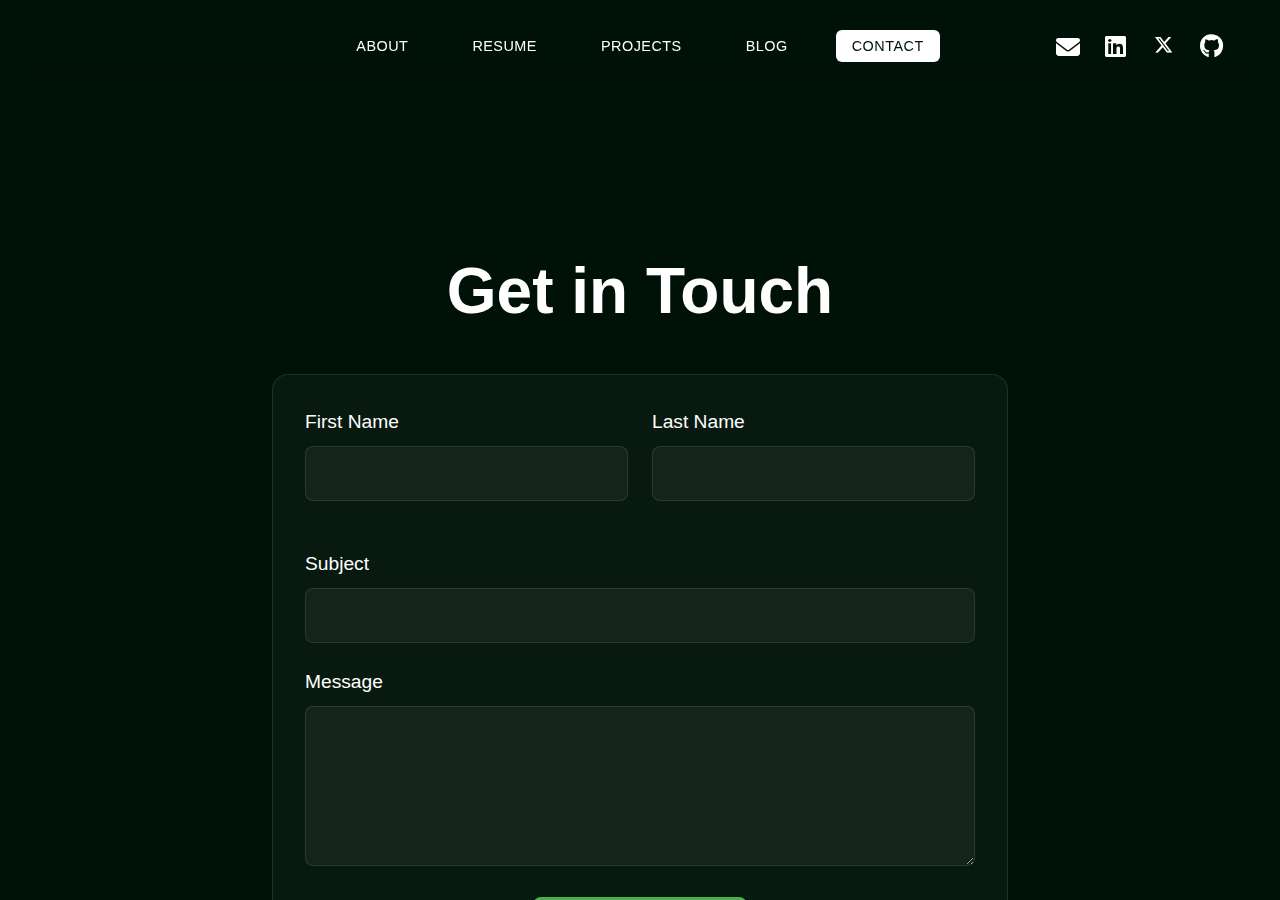
<file: contact.html>
<!DOCTYPE html>
<html lang="en">
<head>
    <meta charset="UTF-8">
    <meta name="viewport" content="width=device-width, initial-scale=1.0">
    <title>Contact - Shaan Londhe</title>
    <link rel="stylesheet" href="styles.css">
    <link rel="stylesheet" href="https://cdnjs.cloudflare.com/ajax/libs/font-awesome/6.5.1/css/all.min.css">
    <link href="https://fonts.googleapis.com/css2?family=JetBrains+Mono:wght@400;700&display=swap" rel="stylesheet">
</head>
<body>
    <!-- Same Nav as other pages -->
    <nav>
        <div class="nav-content">
            <div class="site-title">
                <a href="index.html#about" style="text-decoration: none; color: inherit;">
                    <span>S</span><span>H</span><span>A</span><span>A</span><span>N</span><span>&nbsp;</span><span>L</span><span>O</span><span>N</span><span>D</span><span>H</span><span>E</span>
                </a>
            </div>
            <ul class="nav-links">
                <li><a href="index.html">About</a></li>
                <li><a href="resume.html">Resume</a></li>
                <li><a href="projects.html">Projects</a></li>
                <li><a href="blog.html">Blog</a></li>
                <li><a href="contact.html" class="active">Contact</a></li>
            </ul>
            <div class="social-icons">
                <a href="mailto:shaanlondhe@gmail.com" class="email-icon">
                    <i class="fas fa-envelope"></i>
                </a>
                <a href="https://www.linkedin.com/in/shaan-londhe-80b179170/" target="_blank" class="linkedin-icon">
                    <i class="fab fa-linkedin"></i>
                </a>
                <a href="https://x.com/ShaanLondhe" target="_blank" class="twitter-icon">
                    <i class="fab fa-x-twitter"></i>
                </a>
                <a href="https://github.com/shaanlondhe" target="_blank" class="github-icon">
                    <i class="fab fa-github"></i>
                </a>
            </div>
        </div>
    </nav>

    <div class="main-container">
        <section id="contact" class="fade-in">
            <div class="contact-container">
                <h1>Get in Touch</h1>
                <form class="contact-form" action="https://formspree.io/f/xanqqgdo" method="POST">
                    <div class="form-row">
                        <div class="form-group">
                            <label for="firstName">First Name</label>
                            <input type="text" id="firstName" name="First Name" required>
                        </div>
                        <div class="form-group">
                            <label for="lastName">Last Name</label>
                            <input type="text" id="lastName" name="Last Name" required>
                        </div>
                    </div>
                    <div class="form-group">
                        <label for="subject">Subject</label>
                        <input type="text" id="subject" name="Subject" required>
                    </div>
                    <div class="form-group">
                        <label for="message">Message</label>
                        <textarea id="message" name="Message" rows="6" required></textarea>
                    </div>
                    <input type="text" name="_gotcha" style="display:none">
                    <button type="submit" class="submit-button">
                        <i class="fas fa-paper-plane"></i>
                        Send Message
                    </button>
                </form>
                <div class="contact-links">
                    <a href="https://www.linkedin.com/in/shaan-londhe-80b179170/" target="_blank" class="contact-button">
                        <i class="fab fa-linkedin"></i>
                        Connect on LinkedIn
                    </a>
                    <a href="mailto:shaanlondhe@gmail.com" class="contact-button">
                        <i class="fas fa-envelope"></i>
                        Send an Email
                    </a>
                </div>
            </div>
        </section>
    </div>

    <script src="script.js"></script>
</body>
</html>
</file>
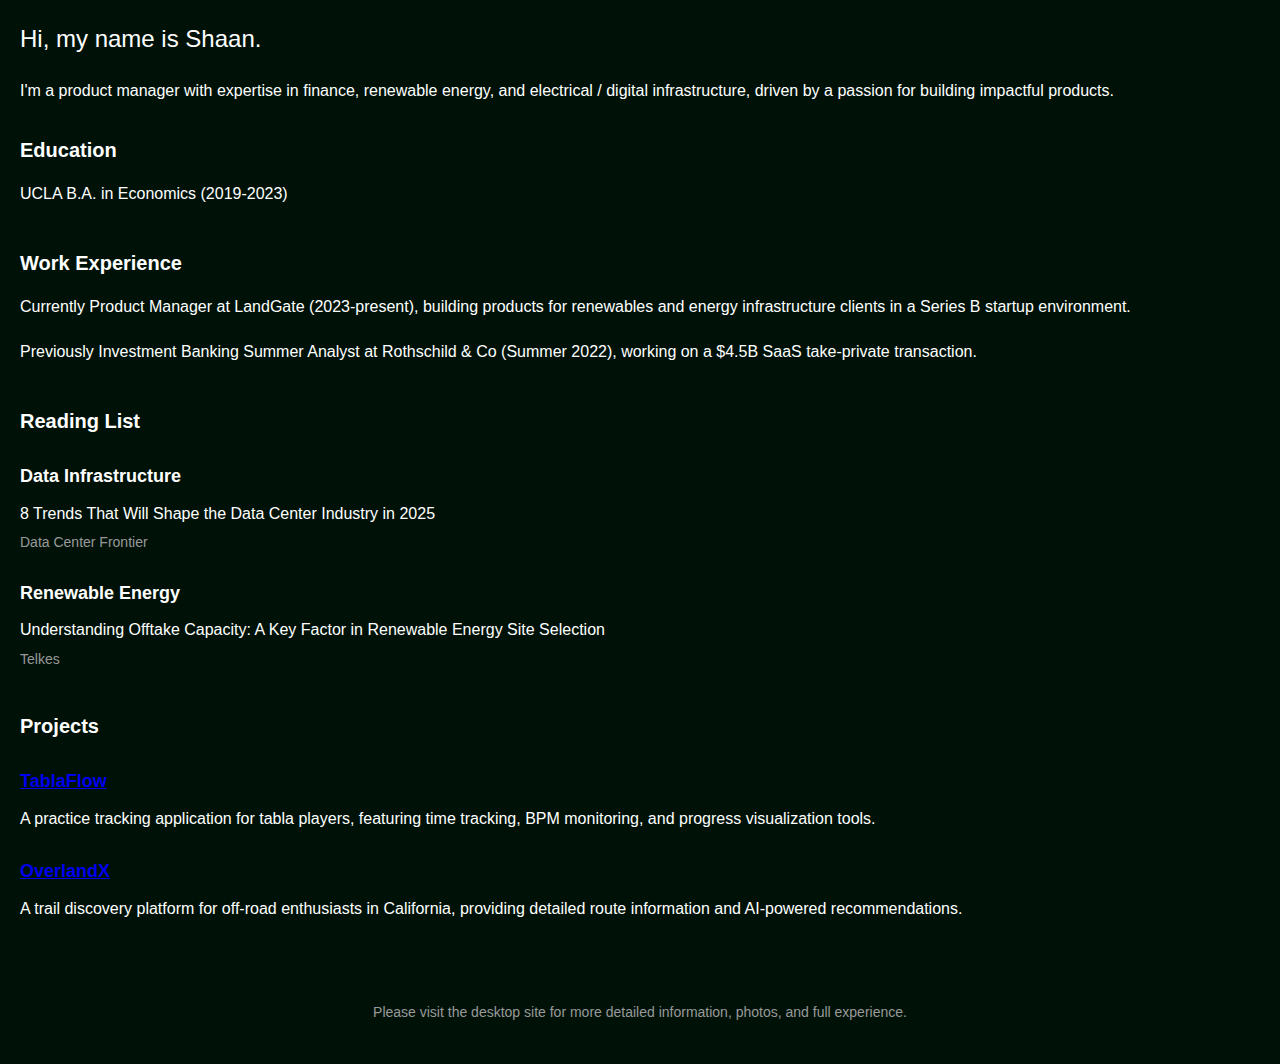
<file: mobile.html>
<!DOCTYPE html>
<html lang="en">
<head>
    <meta charset="UTF-8">
    <meta name="viewport" content="width=device-width, initial-scale=1.0">
    <title>Shaan Londhe - Mobile</title>
    <style>
        * {
            margin: 0;
            padding: 0;
            box-sizing: border-box;
        }

        html {
            scroll-behavior: smooth;
            background-color: #001208;
        }

        body {
            color: white;
            font-family: Arial, sans-serif;
            line-height: 1.6;
            padding: 20px;
            background-color: #001208;
        }

        h1 {
            font-size: 24px;
            margin-bottom: 20px;
            font-weight: normal;
        }

        h2 {
            font-size: 20px;
            margin: 30px 0 15px;
            color: #ffffff;
        }

        h3 {
            font-size: 18px;
            margin: 25px 0 10px;
            color: #ffffff;
        }

        p {
            font-size: 16px;
            margin-bottom: 20px;
            color: #ffffff;
        }

        .section {
            margin-bottom: 40px;
        }

        .reading-list a {
            color: #ffffff;
            text-decoration: none;
            display: block;
            margin-bottom: 20px;
        }

        .source {
            font-size: 14px;
            color: #999999;
            display: block;
            margin-top: 5px;
        }

        .desktop-reference {
            margin-top: 60px;
            padding: 20px 0;
            text-align: center;
            font-size: 14px;
            color: #999999;
        }
    </style>
</head>
<body>
    <h1>Hi, my name is Shaan.</h1>
    <p>I'm a product manager with expertise in finance, renewable energy, and electrical / digital infrastructure, driven by a passion for building impactful products.</p>

    <div class="section">
        <h2>Education</h2>
        <p>UCLA B.A. in Economics (2019-2023)</p>
    </div>

    <div class="section">
        <h2>Work Experience</h2>
        <p>Currently Product Manager at LandGate (2023-present), building products for renewables and energy infrastructure clients in a Series B startup environment.</p>
        <p>Previously Investment Banking Summer Analyst at Rothschild & Co (Summer 2022), working on a $4.5B SaaS take-private transaction.</p>
    </div>

    <div class="section">
        <h2>Reading List</h2>
        <div class="reading-list">
            <h3>Data Infrastructure</h3>
            <a href="https://www.datacenterfrontier.com/cloud/article/55253151/8-trends-that-will-shape-the-data-center-industry-in-2025">
                8 Trends That Will Shape the Data Center Industry in 2025
                <span class="source">Data Center Frontier</span>
            </a>

            <h3>Renewable Energy</h3>
            <a href="https://www.telkes.org/landowner-news/understanding-offtake-capacity-a-key-factor-in-renewable-energy-site-selection">
                Understanding Offtake Capacity: A Key Factor in Renewable Energy Site Selection
                <span class="source">Telkes</span>
            </a>
        </div>
    </div>

    <div class="section">
        <h2>Projects</h2>
        <div class="project-list">
            <div class="project-item">
                <h3><a href="https://tablaflow.com" target="_blank">TablaFlow</a></h3>
                <p>A practice tracking application for tabla players, featuring time tracking, BPM monitoring, and progress visualization tools.</p>
            </div>
            <div class="project-item">
                <h3><a href="https://overlandx.xyz" target="_blank">OverlandX</a></h3>
                <p>A trail discovery platform for off-road enthusiasts in California, providing detailed route information and AI-powered recommendations.</p>
            </div>
        </div>
    </div>

    <div class="desktop-reference">
        Please visit the desktop site for more detailed information, photos, and full experience.
    </div>
</body>
</html>
</file>
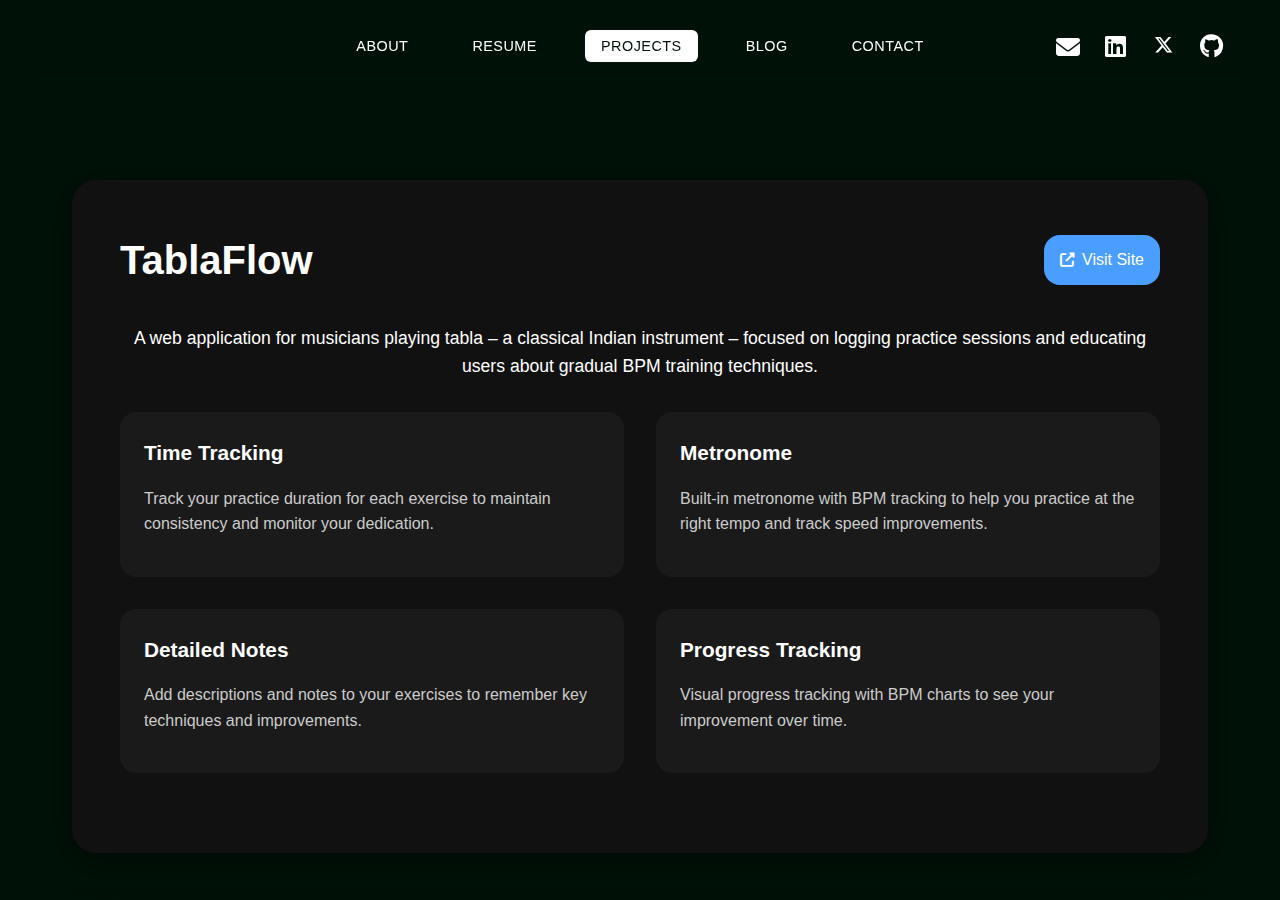
<file: projects.html>
<!DOCTYPE html>
<html lang="en">
<head>
    <meta charset="UTF-8">
    <meta name="viewport" content="width=device-width, initial-scale=1.0">
    <title>Projects - Shaan Londhe</title>
    <link rel="stylesheet" href="styles.css">
    <link rel="stylesheet" href="https://cdnjs.cloudflare.com/ajax/libs/font-awesome/6.5.1/css/all.min.css">
    <link href="https://fonts.googleapis.com/css2?family=JetBrains+Mono:wght@400;700&display=swap" rel="stylesheet">
    <style>
        .projects-container {
            max-width: 1200px;
            margin: 0 auto;
            padding: 2rem;
        }

        .project-card {
            background: #111111;
            border-radius: 24px;
            padding: 3rem;
            margin-bottom: 4rem;
            box-shadow: 0 8px 32px rgba(0, 0, 0, 0.5);
        }

        .project-header {
            display: flex;
            align-items: center;
            justify-content: space-between;
            margin-bottom: 2rem;
        }

        .project-title {
            font-size: 2.5rem;
            color: #ffffff;
            margin: 0;
        }

        .project-title a {
            color: #ffffff;
            text-decoration: none;
            transition: color 0.3s ease;
        }

        .project-title a:hover {
            color: #4a9eff;
        }

        .project-description {
            font-size: 1.1rem;
            line-height: 1.6;
            margin-bottom: 2rem;
        }

        .project-features {
            display: grid;
            grid-template-columns: repeat(2, 1fr);
            gap: 2rem;
            margin-bottom: 2rem;
        }

        .feature {
            background: #1a1a1a;
            padding: 1.5rem;
            border-radius: 16px;
        }

        .feature h3 {
            font-size: 1.3rem;
            margin-bottom: 1rem;
            color: #ffffff;
        }

        .feature p {
            font-size: 1rem;
            color: #cccccc;
            text-align: left;
        }

        .project-image {
            width: 100%;
            border-radius: 16px;
            margin-top: 2rem;
        }

        .visit-site-btn {
            background: #4a9eff;
            color: #ffffff;
            padding: 0.75rem 1rem;
            border-radius: 16px;
            text-decoration: none;
            transition: background 0.3s ease;
        }

        .visit-site-btn:hover {
            background: #3a80e6;
        }
    </style>
</head>
<body>
    <nav>
        <div class="nav-content">
            <div class="site-title" onclick="window.location.href='index.html'">
                <span>S</span><span>H</span><span>A</span><span>A</span><span>N</span><span>&nbsp;</span><span>L</span><span>O</span><span>N</span><span>D</span><span>H</span><span>E</span>
            </div>
            <ul class="nav-links">
                <li><a href="index.html">About</a></li>
                <li><a href="resume.html">Resume</a></li>
                <li><a href="projects.html" class="active">Projects</a></li>
                <li><a href="blog.html">Blog</a></li>
                <li><a href="contact.html">Contact</a></li>
            </ul>
            <div class="social-icons">
                <a href="mailto:shaanlondhe@gmail.com" class="email-icon">
                    <i class="fas fa-envelope"></i>
                </a>
                <a href="https://www.linkedin.com/in/shaan-londhe-80b179170/" target="_blank" class="linkedin-icon">
                    <i class="fab fa-linkedin"></i>
                </a>
                <a href="https://x.com/ShaanLondhe" target="_blank" class="twitter-icon">
                    <i class="fab fa-x-twitter"></i>
                </a>
                <a href="https://github.com/shaanlondhe" target="_blank" class="github-icon">
                    <i class="fab fa-github"></i>
                </a>
            </div>
        </div>
    </nav>

    <div class="main-container">
        <section id="projects" class="fade-in">
            <div class="projects-container">
                <!-- TablaFlow -->
                <div class="project-card">
                    <div class="project-header">
                        <h2 class="project-title">TablaFlow</h2>
                        <a href="https://tablaflow.com" target="_blank" class="visit-site-btn">
                            <i class="fas fa-external-link-alt"></i>
                            Visit Site
                        </a>
                    </div>
                    <p class="project-description">
                        A web application for musicians playing tabla – a classical Indian instrument – focused on logging practice sessions and educating users about gradual BPM training techniques.
                    </p>
                    <div class="project-features">
                        <div class="feature">
                            <h3>Time Tracking</h3>
                            <p>Track your practice duration for each exercise to maintain consistency and monitor your dedication.</p>
                        </div>
                        <div class="feature">
                            <h3>Metronome</h3>
                            <p>Built-in metronome with BPM tracking to help you practice at the right tempo and track speed improvements.</p>
                        </div>
                        <div class="feature">
                            <h3>Detailed Notes</h3>
                            <p>Add descriptions and notes to your exercises to remember key techniques and improvements.</p>
                        </div>
                        <div class="feature">
                            <h3>Progress Tracking</h3>
                            <p>Visual progress tracking with BPM charts to see your improvement over time.</p>
                        </div>
                    </div>
                </div>

                <!-- OverlandX -->
                <div class="project-card">
                    <div class="project-header">
                        <h2 class="project-title">OverlandX</h2>
                        <a href="https://overlandx.xyz" target="_blank" class="visit-site-btn">
                            <i class="fas fa-external-link-alt"></i>
                            Visit Site
                        </a>
                    </div>
                    <p class="project-description">
                        A web application helping off-roading enthusiasts find routes along obscure trails within California, combining cutting-edge technology with local expertise to provide detailed trail information.
                    </p>
                    <div class="project-features">
                        <div class="feature">
                            <h3>Trail Discovery</h3>
                            <p>Access our comprehensive database of California's best off-road trails, complete with difficulty ratings, terrain descriptions, and estimated completion times.</p>
                        </div>
                        <div class="feature">
                            <h3>AI Trail Assistant</h3>
                            <p>Get personalized trail recommendations from our intelligent assistant, which considers your vehicle capabilities, experience level, and preferences.</p>
                        </div>
                        <div class="feature">
                            <h3>Detailed Information</h3>
                            <p>Each trail comes with detailed information about technical ratings, terrain types, seasonal accessibility, and required vehicle specifications.</p>
                        </div>
                    </div>
                </div>
            </div>
        </section>
    </div>

    <script src="script.js"></script>
</body>
</html>
</file>
<file: styles.css>
/* Basic styles */
* {
    margin: 0;
    padding: 0;
    box-sizing: border-box;
}

html {
    scroll-behavior: smooth;
    background-color: #001208;
    height: 100%;
    overflow: hidden;
}

body {
    color: white;
    font-family: Arial, sans-serif;
    line-height: 1.6;
    background-color: #001208;
    min-height: 100%;
    position: relative;
    overflow: hidden;
}

/* Main scrolling container */
.main-container {
    height: 100vh;
    overflow-y: auto;
    overflow-x: hidden;
    scroll-behavior: smooth;
    position: relative;
    -webkit-overflow-scrolling: touch;
}

/* Custom scrollbar for main container */
.main-container::-webkit-scrollbar {
    width: 8px;
}

.main-container::-webkit-scrollbar-track {
    background: transparent;
}

.main-container::-webkit-scrollbar-thumb {
    background: rgba(255, 255, 255, 0.2);
    border-radius: 4px;
}

.main-container::-webkit-scrollbar-thumb:hover {
    background: rgba(255, 255, 255, 0.3);
}

/* Remove all media query overflow styles */
@media screen and (min-width: 769px) {
    .content-wrapper {
        position: relative;
    }
}

@media screen and (max-width: 768px) {
    body {
        padding: 20px;
        margin: 0;
    }
}

/* Update section styles */
section {
    padding-top: 8rem;
    min-height: calc(100vh - 60px);
    padding: 6rem 2rem;
    max-width: 1200px;
    margin: 0 auto;
    opacity: 0;
    transform: translateY(20px);
    transition: opacity 0.6s ease, transform 0.6s ease;
}

section.visible {
    opacity: 1;
    transform: translateY(0);
}

/* Keep specific overflow properties only where needed */
.education-hero,
.grad-photo-bg {
    overflow: hidden;
}

/* Mobile-only content */
.mobile-text-content {
    display: none;
}

/* Desktop content */
.desktop-content {
    display: block;
}

/* Remove problematic overflow styles */
@media screen and (min-width: 769px) {
    html, body {
        overflow-x: hidden;
    }
    
    .content-wrapper {
        min-height: 100vh;
        position: relative;
    }
}

/* Mobile styles */
@media screen and (max-width: 768px) {
    html, body {
        overflow-x: hidden;
    }
    
    body {
        padding: 20px;
        margin: 0;
    }
}

/* Navigation */
nav {
    position: fixed;
    width: 95%;  /* Slightly less than full width for rounded edges */
    background: #001208;  /* Changed to dark green */
    padding: 0.8rem 0;    /* Increased from 0.4rem to 0.8rem */
    box-shadow: 0 2px 8px rgba(0, 0, 0, 0.2);  /* Slightly stronger shadow */
    z-index: 1000;
    top: 20px;  /* Move down from top */
    left: 50%;
    transform: translateX(-50%);  /* Center horizontally */
    border-radius: 12px;  /* Rounded edges */
}

.nav-content {
    max-width: 1400px;
    margin: 0 auto;
    display: flex;
    justify-content: center;
    align-items: center;
    padding: 0 1.2rem;
    position: relative;
    transform: translateZ(0);
}

.nav-links {
    position: relative;
    display: flex;
    gap: 2rem;
    align-items: center;
    list-style: none;
}

.nav-links a {
    color: #ffffff;
    font-weight: normal;
    font-size: 0.9rem;    /* Decreased from 1.1rem to 0.9rem */
    transition: all 0.3s ease;
    padding: 8px 16px;    /* Increased from 6px to 8px to match thicker bar */
    border-radius: 6px;
    position: relative;
    text-decoration: none;
    text-transform: uppercase;
    letter-spacing: 0.5px;
}

.nav-links a:hover {
    color: #001208;  /* Changed to dark green */
    background-color: #ffffff;  /* Changed to white */
    text-decoration: underline;  /* Add underline on hover */
}

.site-title {
    position: absolute;
    left: 1.2rem;
    color: #ffffff;
    font-size: 1.5rem;
    font-weight: bold;
    padding: 6px 16px;
    border-radius: 6px;
    transition: all 0.3s ease;
    text-decoration: none;
    font-family: 'JetBrains Mono', monospace;
    letter-spacing: -0.5px;
    cursor: pointer;
}

.site-title:hover {
    color: #001208;  /* Changed to dark green */
    background-color: #ffffff;  /* Changed to white */
}

/* Update spans for site title */
.site-title:hover span {
    color: #001208;  /* Changed to dark green */
}

.site-title span {
    color: #ffffff;
    font-family: 'JetBrains Mono', monospace;
    text-transform: uppercase;
    opacity: 0;
    display: inline-block;
    animation: writeLetters 0.1s ease forwards;
}

/* Adjust the space between first and last name */
.site-title span:nth-child(6) {  /* This targets the space between names */
    margin-right: -0.2em;  /* Reduce the space width */
}

/* Delay each letter */
.site-title span:nth-child(1) { animation-delay: 0.1s; }
.site-title span:nth-child(2) { animation-delay: 0.2s; }
.site-title span:nth-child(3) { animation-delay: 0.3s; }
.site-title span:nth-child(4) { animation-delay: 0.4s; }
.site-title span:nth-child(5) { animation-delay: 0.5s; }
.site-title span:nth-child(7) { animation-delay: 0.7s; }
.site-title span:nth-child(8) { animation-delay: 0.8s; }
.site-title span:nth-child(9) { animation-delay: 0.9s; }
.site-title span:nth-child(10) { animation-delay: 1.0s; }
.site-title span:nth-child(11) { animation-delay: 1.1s; }
.site-title span:nth-child(12) { animation-delay: 1.2s; }

@keyframes writeLetters {
    0% {
        opacity: 0;
        transform: translateY(5px);
    }
    100% {
        opacity: 1;
        transform: translateY(0);
    }
}

/* Content */
.content {
    margin-top: 70px;
    padding: 1rem;
}

.profile-image {
    position: sticky;
    top: 150px;
    flex-shrink: 0;
    width: 500px;
    height: 500px;
    border-radius: 24px;
    overflow: hidden;
    box-shadow: 0 4px 20px rgba(0, 0, 0, 0.2);
    margin-left: -2rem;
}

h1, h2 {
    margin: 1rem 0;
    text-align: center;
}

p {
    margin: 1rem 0;
    text-align: center;
}

/* Social Icons */
.social-icons {
    display: flex;
    justify-content: center;
    gap: 1.5rem;
    margin: 2rem 0;
}

.social-icons a {
    color: white;
    font-size: 1.5rem;
    text-decoration: none;
}

/* Sections */
section {
    padding-top: 8rem;
    min-height: calc(100vh - 60px);
    padding: 6rem 2rem;
    max-width: 1200px;
    margin: 0 auto;
    opacity: 0;
    transform: translateY(20px);
    transition: opacity 0.6s ease, transform 0.6s ease;
    overflow: visible;
}

section.visible {
    opacity: 1;
    transform: translateY(0);
}

/* Hero section */
.hero {
    display: none;
}

/* About section */
#about {
    position: relative;
    margin-top: 100px;
    padding: 3rem 0;
    min-height: 600px;
    display: flex;
    align-items: center;
    overflow: visible;
}

/* Update content container */
.about-container {
    max-width: 1200px;
    margin: 0 auto;
    display: flex;
    gap: 5rem;
    position: relative;
    padding: 0 2rem;
    align-items: center;
}

.intro-text {
    flex: 1;
    padding-top: 3rem;
    text-align: center;  /* Center all text */
}

.scroll-content {
    height: 100vh;
    overflow: hidden;
}

.scroll-section {
    height: 100vh;
    scroll-snap-align: start;
    display: flex;
    align-items: center;
}

.headshot {
    width: 100%;
    height: 100%;
    object-fit: cover;
    object-position: center 30%;
    transform: scale(1.1);
    border-radius: 24px;
}

.about-content {
    margin-top: 2rem;
}

/* Contact section */
.contact-content {
    text-align: center;
    margin-top: 2rem;
}

.social-icons {
    position: absolute;
    right: 1.2rem;
    display: flex;
    gap: 0.8rem;
    align-items: center;
    z-index: 1000;  /* Add this to ensure icons stay on top */
}

.email-icon {
    color: #ffffff;
    font-size: 1.8rem;
    transition: all 0.3s ease;
    width: 35px;
    height: 35px;
    display: flex;
    align-items: center;
    justify-content: center;
    border-radius: 4px;
    line-height: 1;
    padding: 0;
    text-decoration: none;
    margin-top: 3px;    /* Changed from 5px to 3px */
}

/* Remove the margin-top adjustment */
.email-icon i {
    display: flex;
    align-items: center;
    justify-content: center;
    width: 100%;
    height: 100%;
}

.email-icon:hover {
    color: #001208;
    background-color: #ffffff;
    text-decoration: none;
}

.linkedin-icon {
    color: #ffffff;
    font-size: 1.6rem;
    transition: all 0.3s ease;
    width: 35px;
    height: 35px;
    display: flex;
    align-items: center;
    justify-content: center;
    border-radius: 4px;
    line-height: 1;
    padding: 0;
    text-decoration: none;
}

.linkedin-icon:hover {
    color: #001208;
    background-color: #ffffff;
    text-decoration: none;
}

.linkedin-icon i,
.email-icon i {
    display: flex;
    align-items: center;
    justify-content: center;
    width: 100%;
    height: 100%;
}

/* Place this with your other social icon styles (near email-icon and linkedin-icon) */
.social-icons .twitter-icon {
    color: #ffffff;
    font-size: 1.6rem;
    transition: all 0.3s ease;
    width: 35px;
    height: 35px;
    display: flex;
    align-items: center;
    justify-content: center;
    border-radius: 4px;
    line-height: 1;
    padding: 0;
    text-decoration: none;
}

.social-icons .twitter-icon:hover {
    color: #001208;
    background-color: #ffffff;
}

.social-icons .twitter-icon i {
    font-size: 1.2rem;
}

/* Remove all car-related styles */
.car-container,
.car-image,
.car-overlay {
    display: none;
}

/* Remove these keyframes since they're no longer needed */
@keyframes fadeIn {
    from {
        opacity: 0;
    }
    to {
        opacity: 1;
    }
}

@keyframes drawCar {
    from {
        stroke-dashoffset: 1000;
    }
    to {
        stroke-dashoffset: 0;
    }
}

/* Remove hamburger menu styles */
.hamburger-menu,
.line {
    display: none;
}

/* Remove these styles */
.social-links {
    display: flex;
    justify-content: center;
    gap: 2rem;
    font-size: 2rem;
}

.social-links a {
    color: #ffffff;
    transition: color 0.3s ease;
}

.social-links a:hover {
    color: #4CAF50;
}

.intro-text h1 {
    font-size: 3.2rem;  /* Increased from 2.8rem */
    margin-bottom: 1.5rem;
    color: #ffffff;
    font-weight: 600;
    text-align: center;
}

.intro-text p {
    margin-top: 1.5rem;
    font-size: 1.5rem;  /* Increased from 1.3rem */
    color: #cccccc;
    line-height: 1.6;
    max-width: 600px;
    margin-left: auto;  /* Center the paragraph */
    margin-right: auto;
}

/* Remove all scrollbar styling */
::-webkit-scrollbar {
    display: none;
}

::-webkit-scrollbar-track {
    display: none;
}

::-webkit-scrollbar-thumb {
    display: none;
}

::-webkit-scrollbar-thumb:hover {
    display: none;
}

.expertise-icons {
    display: flex;
    justify-content: center;  /* Center the icons */
    gap: 4rem;  /* Increased from 3rem */
    margin: 2.5rem 0;
    width: 100%;
}

.expertise-icons .icon {
    font-size: 2.5rem;  /* Increased from 2rem */
    color: #ffffff;
    opacity: 0.9;
    transition: all 0.3s ease;
    display: flex;
    align-items: center;
}

.expertise-icons .icon:hover {
    opacity: 1;
    transform: translateY(-2px);
}

.scroll-arrow {
    display: none;
}

.scroll-down-arrow {
    display: none;
}

@keyframes bounce {
    display: none;
}

.scroll-section h2 {
    font-size: 2.8rem;
    color: #ffffff;
    font-weight: 600;
}

/* Add smooth scrolling to html */
html {
}

.content-wrapper {
    flex: 1;
    height: 100vh;
    overflow: hidden;
    position: relative;
}

.intro-text {
    padding-top: 3rem;
}

.next-section {
    position: absolute;
    top: 100%;
    left: 0;
    width: 100%;
    transition: transform 0.6s ease;
}

.scroll-indicator {
    text-align: center;
    margin-top: 2rem;
    cursor: pointer;
}

.scroll-indicator i {
    color: #ffffff;
    font-size: 1.5rem;
    opacity: 0.8;
    transition: opacity 0.3s ease;
    animation: bounce 2s infinite;
}

.content-wrapper.scrolled .intro-text {
    transform: translateY(-100%);
    transition: transform 0.6s ease;
}

.content-wrapper.scrolled .next-section {
    transform: translateY(-100%);
}

.wind-turbine {
    width: 1em;
    height: 1em;
    transform: scale(1.2);
}

.wind-turbine .blade {
    transform-origin: 12px 7px;
    animation: spin 1.5s linear infinite;
}

.wind-turbine path {
    fill: none;
}

@keyframes spin {
    from {
        transform: rotate(0deg);
    }
    to {
        transform: rotate(360deg);
    }
}

.scroll-down-arrow {
    text-align: center;
    margin-top: 3rem;
    cursor: pointer;
}

.scroll-down-arrow i {
    font-size: 1.8rem;
    color: #ffffff;
    opacity: 0.8;
    transition: opacity 0.3s ease;
    animation: bounce 2s infinite;
}

.scroll-down-arrow:hover i {
    opacity: 1;
}

@keyframes bounce {
    display: none;
}

/* Projects section */
#projects {
    position: relative;
    margin-top: 100px;
    padding: 3rem 0;
    min-height: 100vh;
    width: 100%;
    background-color: #001208;
}

.projects-container {
    max-width: 1200px;
    margin: 0 auto;
    padding: 2rem;
    position: relative;
    z-index: 1;
}

.project-card {
    background: #111111;
    border-radius: 24px;
    padding: 3rem;
    margin-bottom: 4rem;
    box-shadow: 0 8px 32px rgba(0, 0, 0, 0.5);
}

.project-header {
    display: flex;
    align-items: center;
    justify-content: space-between;
    margin-bottom: 2rem;
    gap: 2rem;
}

.project-title {
    font-size: 2.5rem;
    color: #ffffff;
    margin: 0;
}

.project-title a {
    color: #ffffff;
    text-decoration: none;
    transition: color 0.3s ease;
}

.project-title a:hover {
    color: #4a9eff;
}

.project-description {
    font-size: 1.1rem;
    line-height: 1.6;
    margin-bottom: 2rem;
    color: #ffffff;
}

.project-features {
    display: grid;
    grid-template-columns: repeat(2, 1fr);
    gap: 2rem;
    margin-bottom: 2rem;
}

.feature {
    background: #1a1a1a;
    padding: 1.5rem;
    border-radius: 16px;
}

.feature h3 {
    font-size: 1.3rem;
    margin-bottom: 1rem;
    color: #ffffff;
}

.feature p {
    font-size: 1rem;
    color: #cccccc;
    text-align: left;
}

/* Remove any conflicting styles */
#projects .background-container,
.content-sections {
    display: none;
}

/* Education Section */
#education {
    position: relative;
    margin-top: -30px;
    overflow: hidden;
}

.education-hero {
    position: relative;
    height: 70vh;
    min-height: 600px;
    border-radius: 24px;
    overflow: hidden;  /* Only keep overflow hidden for the image container */
}

.grad-photo-bg {
    position: absolute;
    top: 0;
    left: 0;
    width: 100%;
    height: 100%;
    border-radius: 24px;
    overflow: hidden;  /* Only keep overflow hidden for the image */
}

.grad-photo-bg img {
    width: 100%;
    height: 100%;
    object-fit: cover;
    object-position: center 20%;
    filter: brightness(0.4);
    transform: scale(1.0);
    transition: transform 0.3s ease;
}

.education-hero:hover .grad-photo-bg img {
    transform: scale(1.05);
}

.education-overlay {
    position: absolute;
    bottom: 0;
    left: 0;
    width: 100%;
    padding: 4rem;
    background: linear-gradient(to top, rgba(0,18,8,0.95), transparent);
}

.education-overlay h2 {
    font-size: 4rem;
    color: #ffffff;
    margin-bottom: 1.5rem;
}

.school-details {
    max-width: 600px;
}

.school-details h3 {
    font-size: 2.4rem;
    color: #ffffff;
    margin-bottom: 1rem;
}

.degree {
    font-size: 1.6rem;
    color: #cccccc;
    margin-bottom: 0.5rem;
}

.year {
    font-size: 1.2rem;
    color: #999999;
}

.affiliations {
    background: #001208;
    padding: 4rem;
}

.affiliation-group {
    max-width: 1200px;
    margin: 0 auto;
    padding: 2rem 0;
}

.affiliation-group h4 {
    font-size: 1.8rem;
    color: #ffffff;
    margin-bottom: 2rem;
    opacity: 1;
}

.logo-container {
    display: flex;
    gap: 4rem;
    justify-content: flex-start;
    flex-wrap: wrap;
}

.logo-item {
    display: flex;
    flex-direction: column;
    align-items: center;
    gap: 1rem;
    opacity: 1;
}

.logo-item img {
    height: 60px;
    width: auto;
    filter: brightness(10);
    transition: all 0.3s ease;
}

.logo-item:hover img {
    filter: brightness(12);
    transform: translateY(-5px);
}

.logo-item span {
    font-size: 0.9rem;
    color: #999999;
    text-align: center;
}

@keyframes fadeUp {
    from {
        opacity: 0;
        transform: translateY(20px);
    }
    to {
        opacity: 1;
        transform: translateY(0);
    }
}

@keyframes fadeIn {
    to {
        opacity: 1;
    }
}

/* Work Experience Section */
#work-experience {
    padding: 1rem 2rem 8rem;
    position: relative;
}

/* Static gradient background */
#work-experience::before {
    content: '';
    position: absolute;
    top: 0;
    left: 50%;
    transform: translateX(-50%);
    width: 100vw;
    height: 100%;
    background: linear-gradient(180deg, 
        #001208 0%, 
        #002812 50%, 
        #001208 100%
    );
    border-radius: 24px;
    z-index: -1;
}

/* Container for content */
.timeline {
    max-width: 1200px;
    margin: 0 auto;
    position: relative;
    display: flex;
    flex-direction: column;
    align-items: center;
}

/* Optional: Add a subtle animation to the gradient */
@keyframes gradientFlow {
    0% {
        background-position: 0% 0%;
    }
    100% {
        background-position: 0% 100%;
    }
}

#work-experience h2 {
    font-size: 4rem;
    color: #ffffff;
    text-align: center;
    margin-bottom: 3rem;  /* Decreased from 6rem to 3rem */
}

.timeline::before {
    content: '';
    position: absolute;
    left: 50%;
    transform: translateX(-50%);
    width: 2px;
    height: 100%;
    background: rgba(255, 255, 255, 0.1);
}

.timeline-item {
    width: 100%;
    margin-bottom: 6rem;
    position: relative;
    display: flex;
    justify-content: center;
}

.timeline-dot {
    position: absolute;
    left: 50%;
    transform: translateX(-50%);
    width: 16px;
    height: 16px;
    background: #ffffff;
    border-radius: 50%;
    z-index: 2;
}

.timeline-content {
    width: 800px;  /* Fixed width instead of percentage */
    margin: 0;     /* Remove auto margin */
    background: rgba(255, 255, 255, 0.05);
    border-radius: 16px;
    padding: 2.5rem;
    backdrop-filter: blur(10px);
}

.timeline-header {
    margin-bottom: 1.5rem;
}

.company-info {
    display: grid;
    grid-template-columns: auto auto;  /* Two columns: logo and date */
    align-items: start;  /* Align items to top */
    justify-content: space-between;
    margin-bottom: 1rem;
    row-gap: 1rem;  /* Consistent spacing */
}

.company-logo {
    height: 40px;
    width: auto;
    filter: brightness(10);
    transition: filter 0.3s ease;
}

/* LandGate logo */
img[src*="landgate-logo"] {
    filter: none;
    height: 35px;  /* Added height, decreased from default 40px */
}

img[src*="landgate-logo"]:hover {
    filter: brightness(1.2);
}

/* Rothschild logo with preserved spacing */
img[src*="rothschild-logo"] {
    height: 65px;
    align-self: center;
    margin-bottom: -12px;  /* Increased from -8px to -12px to reduce space more */
}

/* Add after the Rothschild logo styles */
img[src*="stifel-logo"],
img[src*="diamondcapitaladvisors-logo"] {
    height: 30px;  /* Decreased from 40px */
}

/* Add after the other logo styles */
img[src*="teleocapital-logo"] {
    margin-left: -2rem;  /* Increased from -1.5rem to -2rem */
    height: 45px;
}

/* Diamond and TELEO logos */
img[src*="diamondcapitaladvisors-logo"],
img[src*="teleocapital-logo"] {
    filter: none;
}

/* Keep TELEO logo specific styles separate */
img[src*="teleocapital-logo"] {
    margin-left: -2rem;
    height: 45px;
}

.multi-logo {
    display: flex;
    gap: 2rem;
    align-items: center;
}

.date {
    font-size: 1rem;
    color: #999999;
    padding: 0.5rem 1rem;
    background: rgba(255, 255, 255, 0.1);
    border-radius: 8px;
}

.timeline-content h3 {
    font-size: 1.6rem;  /* Decreased from 2rem to 1.6rem */
    color: #ffffff;
    margin-bottom: 1rem;
}

.timeline-content p {
    font-size: 1.2rem;
    color: #cccccc;
    line-height: 1.6;
}

/* Update mobile styles */
@media (max-width: 900px) {
    .timeline-content {
        width: 90%;
    }
}

/* Pastimes Section */
#pastimes {
    padding-top: 4rem;  /* Add some padding to top instead of margin */
    padding-bottom: 4rem;
    background: #001208;
    margin-top: 0;
}

#pastimes h2 {
    font-size: 4rem;
    color: #ffffff;
    text-align: center;
    margin-bottom: 2rem;  /* Changed from 4rem to 2rem to reduce spacing */
}

.pastimes-grid {
    max-width: 1200px;
    margin: 0 auto;
    display: flex;
    flex-direction: column;
    gap: 6rem;
}

.pastime-category {
    opacity: 1;
    transition: opacity 0.5s ease, transform 0.5s ease;
}

.pastime-category h3 {
    font-size: 2rem;
    color: #ffffff;
    margin-bottom: 2rem;
}

.photo-grid {
    display: grid;
    grid-template-columns: repeat(auto-fit, minmax(300px, 1fr));
    gap: 2rem;
}

.photo-item {
    position: relative;
    border-radius: 16px;
    overflow: hidden;
    aspect-ratio: 16/9;
    contain: content;
}

.photo-item img {
    width: 100%;
    height: 100%;
    object-fit: cover;
    transition: transform 0.3s ease;
    will-change: transform;
}

.photo-item:hover img {
    transform: scale(1.05);
}

.photo-caption {
    position: absolute;
    bottom: 0;
    left: 0;
    right: 0;
    padding: 1rem;
    background: linear-gradient(to top, rgba(0,0,0,0.8), transparent);
    color: #ffffff;
    font-size: 1rem;
    opacity: 0;
    transform: translateY(20px);
    transition: all 0.3s ease;
}

.photo-item:hover .photo-caption {
    opacity: 1;
    transform: translateY(0);
}

@media (max-width: 768px) {
    .photo-grid {
        grid-template-columns: 1fr;
    }
}

/* Style for fishing photos */
.pastime-category:nth-child(2) .photo-item img {
    object-fit: cover;
    object-position: center 30%;  /* Focus on top portion of images */
}

/* Style for Olympic National Park photo */
.pastime-category:nth-child(3) .photo-item:first-child img {
    object-position: center 60%;  /* Changed from 45% to 60% to pan down more */
}

/* Club Icons Styling */
.club-icons {
    position: absolute;
    bottom: 2rem;
    right: 2rem;
    display: flex;
    gap: 2.5rem;  /* Back to 2.5rem from 3rem */
    z-index: 3;
}

.club-icon-wrapper {
    position: relative;
}

.club-icon {
    width: 150px;  /* Back to 150px from 175px */
    height: 150px;  /* Back to 150px from 175px */
    border-radius: 20px;  /* Back to 20px from 24px */
    object-fit: cover;
    background: white;
    padding: 12px;  /* Back to 12px from 14px */
    transition: transform 0.3s ease;
    cursor: pointer;
    contain: content;
}

.club-icon:hover {
    transform: translateY(-5px);
}

.club-caption {
    position: absolute;
    bottom: calc(100% + 10px);
    right: 0;
    background: rgba(0, 0, 0, 0.9);
    color: white;
    padding: 0.75rem;
    border-radius: 8px;
    font-size: 0.9rem;
    white-space: normal;  /* Changed from nowrap to normal */
    opacity: 0;
    transform: translateY(10px);
    transition: all 0.3s ease;
    pointer-events: none;
    width: 300px;  /* Set fixed width instead of max-width */
    text-align: left;  /* Ensure text aligns left */
    contain: content;
}

.club-icon-wrapper:hover .club-caption {
    opacity: 1;
    transform: translateY(0);
}

/* Add a small arrow at the bottom of the caption */
.club-caption::after {
    content: '';
    position: absolute;
    bottom: -5px;
    right: 20px;
    width: 0;
    height: 0;
    border-left: 5px solid transparent;
    border-right: 5px solid transparent;
    border-top: 5px solid rgba(0, 0, 0, 0.9);
}

.ucla-logo {
    height: 150px;  /* Increased from 80px to 150px */
    width: auto;
    margin-bottom: 1.5rem;
}

/* Blog Styles */
#blog {
    padding: 6rem 2rem;
    background: #001208;
}

#blog h2 {
    font-size: 4rem;
    color: #ffffff;
    text-align: center;
    margin-bottom: 4rem;
}

.blog-container {
    max-width: 1400px;
    margin: 0 auto;
}

.blog-grid {
    display: grid;
    grid-template-columns: repeat(auto-fit, minmax(280px, 1fr));
    gap: 2rem;
    padding: 2rem 0;
}

.blog-card {
    text-decoration: none;
    background: rgba(255, 255, 255, 0.03);
    border-radius: 12px;
    overflow: hidden;
    border: 1px solid rgba(255, 255, 255, 0.1);
    height: 320px;
    display: flex;
    flex-direction: column;
    position: relative;
    cursor: pointer;
    will-change: transform;
    contain: content;
}

.blog-content {
    padding: 1.5rem;
    flex: 1;
    display: flex;
    flex-direction: column;
    gap: 0.8rem;
}

.blog-content h3 {
    font-size: 1.8rem;
    color: #ffffff;
    line-height: 1.2;
    margin: 0;
}

.blog-excerpt {
    color: #cccccc;
    font-size: 1rem;
    line-height: 1.5;
    margin: 0;
    opacity: 0.8;
}

.blog-meta {
    color: #999999;
    font-size: 0.9rem;
    margin-top: auto;
    padding: 0.5rem 1rem;
    background: rgba(255, 255, 255, 0.1);
    border-radius: 8px;
    display: inline-block;
    border: 1px solid rgba(255, 255, 255, 0.2);
}

.blog-meta .post-date {
    display: inline-block;
    font-weight: 500;
    color: #ffffff;
}

/* Blog Grid Layout */
.blog-grid {
    display: grid;
    grid-template-columns: repeat(auto-fit, minmax(280px, 1fr));
    gap: 2rem;
    padding: 2rem 0;
}

/* Make cards clickable */
.blog-card {
    cursor: pointer;
}

.blog-card:hover {
    transition: transform 0.3s ease;
    transform: translateY(-5px);
}

/* Add some visual flair */
.blog-container {
    position: relative;
}

.blog-container::before {
    content: '';
    position: absolute;
    top: -2rem;
    left: 50%;
    transform: translateX(-50%);
    width: 100px;
    height: 4px;
    background: linear-gradient(90deg, transparent, #4CAF50, transparent);
}

#blog h2 {
    position: relative;
    display: inline-block;
    padding-bottom: 1rem;
}

#blog h2::after {
    content: '';
    position: absolute;
    bottom: 0;
    left: 0;
    width: 100%;
    height: 2px;
    background: linear-gradient(90deg, #4CAF50, transparent);
}

/* Card hover effects */
.blog-card::before {
    content: '';
    position: absolute;
    inset: 0;
    background: linear-gradient(45deg, 
        rgba(76, 175, 80, 0.1),
        rgba(255, 255, 255, 0.05),
        rgba(76, 175, 80, 0.1)
    );
    opacity: 0;
    transition: opacity 0.3s ease;
}

.blog-card:hover::before {
    opacity: 1;
}

/* Blog image hover effect */
.blog-image {
    height: 160px;
    background-size: cover;
    background-position: center;
    backface-visibility: hidden;
    -webkit-backface-visibility: hidden;
}

.blog-card:hover .blog-image {
    transform: scale(1.05);
}

@media (max-width: 768px) {
    #blog h2 {
        font-size: 3rem;
    }
    
    .blog-grid {
        grid-template-columns: repeat(auto-fit, minmax(250px, 1fr));
    }
}

/* Active nav link style */
.nav-links a.active {
    color: #001208;
    background-color: #ffffff;
}

/* Remove these dropdown styles */
.dropdown,
.dropdown-content,
.dropdown:hover .dropdown-content,
.dropdown-content a,
.dropdown-content a:hover {
    display: none;
}

/* Create a container for skillsets with background */
.skillsets-wrapper {
    background: #001208;
    padding: 2rem 0 6rem 0;  /* Reduced bottom padding from 8rem to 6rem */
    margin: 0;
}

/* Update skillsets section */
#skillsets {
    padding: 6rem 2rem;
    background: #000000;
    border-radius: 24px;
    margin: 0 auto;  /* Remove top/bottom margin */
    max-width: 1400px;
}

/* Remove the problematic after element */
#skillsets::after {
    display: none;
}

/* Keep pastimes margin normal */
#pastimes {
    margin-top: 0;  /* Reset margin since we have padding in wrapper */
}

/* Skillsets Section */
#skillsets h2 {
    font-size: 4rem;
    color: #ffffff;
    text-align: center;
    margin-bottom: 4rem;
}

.skills-container {
    display: grid;
    grid-template-columns: repeat(3, 1fr);
    gap: 2rem;
    padding: 0 2rem;
}

.skill-category {
    background: #111111;
    border-radius: 24px;
    padding: 2.5rem;
    position: relative;
    overflow: hidden;
    box-shadow: 0 8px 32px rgba(0, 0, 0, 0.5);
}

.skill-category h3 {
    font-size: 2.2rem;
    color: #ffffff;
    margin-bottom: 2rem;
    position: relative;
    text-align: center;
}

.skills-grid {
    display: grid;
    grid-template-columns: repeat(3, 1fr);
    gap: 1rem;
    justify-items: center;
    align-items: center;
    margin: 0 auto;
    max-width: 400px;  /* Increased from 300px to give more breathing room */
}

/* Technical Tools - 3 rows, 2 columns */
.skill-category:nth-child(1) .skills-grid {
    grid-template-columns: repeat(3, 1fr);  /* Changed from 2 to 3 columns */
    grid-template-rows: repeat(2, 1fr);  /* Changed from 3 to 2 rows */
    gap: 1rem;  /* Reduced from 1.5rem */
}

/* Data & Analytics - 2 rows, 2 columns */
.skill-category:nth-child(2) .skills-grid {
    grid-template-columns: repeat(3, 1fr);  /* Changed to 3 columns */
    grid-template-rows: repeat(3, 1fr);  /* Changed to 3 rows to accommodate 9 items */
    gap: 1rem;
}

/* Financial Platforms - 2 rows, 2 columns */
.skill-category:nth-child(3) .skills-grid {
    grid-template-columns: repeat(2, 1fr);
    grid-template-rows: repeat(2, 1fr);
}

/* Ensure consistent item sizing */
.skill-item {
    display: flex;
    flex-direction: column;
    align-items: center;
    justify-content: center;
    gap: 0.6rem;
    padding: 0.8rem;
    border-radius: 12px;
    background: rgba(255, 255, 255, 0.03);
    transition: all 0.3s ease;
    width: 100px;
    height: 90px;
    text-align: center;  /* Added to ensure text is centered */
}

.skill-item:hover {
    transform: translateY(-5px);
    background: rgba(255, 255, 255, 0.06);
}

.skill-icon {
    width: 28px;
    height: 28px;
    object-fit: contain;
    display: block;  /* Added to ensure icon is treated as block element */
    margin: 0 auto;  /* Added to center the icon */
}

.skill-item span {
    color: #ffffff;
    font-size: 0.85rem;
    text-align: center;
    opacity: 0.9;
    width: 100%;  /* Added to ensure text takes full width */
    display: block;  /* Added to ensure text is treated as block element */
}

/* Updated Reading List Section */
#reading-list {
    padding: 6rem 2rem 8rem 2rem;  /* Increased bottom padding from 0 to 8rem */
    background: #001208;
}

/* Remove the ::before gradient */
#reading-list::before {
    display: none;
}

/* Remove the z-index positioning */
#reading-list h2,
.reading-container {
    position: static;
}

#reading-list h2 {
    font-size: 4rem;
    color: #ffffff;
    text-align: center;
    margin-bottom: 4rem;  /* Reduce title bottom margin */
}

.reading-container {
    max-width: 1400px;
    margin: 0 auto;
}

.reading-category {
    margin-bottom: 4rem;  /* Reduce category spacing */
    opacity: 1;
    transition: opacity 0.5s ease, transform 0.5s ease;
    position: relative;
}

.reading-category h3 {
    font-size: 2.8rem;
    color: #ffffff;
    margin-bottom: 3rem;
    position: relative;
    padding-left: 2rem;
    border-left: 4px solid transparent;
    background: linear-gradient(180deg, #ffffff 0%, #4CAF50 100%);
    -webkit-background-clip: text;
    background-clip: text;
    -webkit-text-fill-color: transparent;
}

.reading-category h3::before {
    content: '';
    position: absolute;
    left: 0;
    top: 0;
    height: 100%;
    width: 4px;
    background: linear-gradient(180deg, #4CAF50 0%, #001208 100%);
    box-shadow: 0 0 15px rgba(76, 175, 80, 0.5);
}

.articles-grid {
    display: flex;
    flex-direction: column;
    gap: 2rem;
}

.article-card {
    background: rgba(255, 255, 255, 0.03);
    border-radius: 16px;
    padding: 2rem;
    text-decoration: none;
    transition: all 0.4s cubic-bezier(0.4, 0, 0.2, 1);
    border: 1px solid rgba(255, 255, 255, 0.1);
    height: 100%;
    display: flex;
    flex-direction: column;
    justify-content: space-between;
    position: relative;
    overflow: hidden;
    contain: content;
}

.article-card::before {
    content: '';
    position: absolute;
    top: 0;
    left: 0;
    right: 0;
    height: 100%;
    background: linear-gradient(45deg, 
        rgba(76, 175, 80, 0.1),
        rgba(255, 255, 255, 0.05),
        rgba(76, 175, 80, 0.1)
    );
    opacity: 0;
    transition: opacity 0.3s ease;
}

.article-card:hover {
    transform: translateY(-5px) scale(1.02);
    background: rgba(255, 255, 255, 0.06);
    border-color: rgba(76, 175, 80, 0.3);
    box-shadow: 0 8px 32px rgba(76, 175, 80, 0.15);
}

.article-card:hover::before {
    opacity: 1;
}

/* Remove the article number styles */
.article-number,
.article-content {
    display: none;
}

.article-card h4 {
    font-size: 1.4rem;
    color: #ffffff;
    line-height: 1.4;
    margin: 0;
}

.source {
    color: #999999;
    font-size: 0.9rem;
    display: flex;
    align-items: center;
    gap: 0.5rem;
    transition: color 0.3s ease;
}

.source::before {
    content: '';
    display: inline-block;
    width: 20px;
    height: 2px;
    background: #4CAF50;
    transition: width 0.3s ease;
}

.article-card:hover .source {
    color: #4CAF50;
}

.article-card:hover .source::before {
    width: 30px;
}

/* Article card staggered hover effect */
.articles-grid a:nth-child(2) { transition-delay: 0.05s; }
.articles-grid a:nth-child(3) { transition-delay: 0.1s; }
.articles-grid a:nth-child(4) { transition-delay: 0.15s; }
.articles-grid a:nth-child(5) { transition-delay: 0.2s; }

@media (max-width: 768px) {
    .article-card {
        grid-template-columns: 1fr;
        gap: 1rem;
    }
    
    .reading-category h3 {
        font-size: 2rem;
        padding-left: 1rem;
    }
}

/* Reduce bottom margin of last reading category */
.reading-category:last-child {
    margin-bottom: 2rem;  /* Add some margin to the last category */
}

/* Blog Post Styles */
.blog-post {
    background: #001208;
    min-height: 100vh;
}

.blog-post-hero {
    height: 60vh;
    background-size: cover;
    background-position: center;
    position: relative;
    display: flex;
    align-items: flex-end;
}

.hero-overlay {
    background: linear-gradient(to top, rgba(0,18,8,1) 0%, rgba(0,18,8,0.8) 50%, rgba(0,18,8,0) 100%);
    padding: 4rem 2rem;
    width: 100%;
}

.blog-post h1 {
    font-size: 3.5rem;
    color: #ffffff;
    max-width: 800px;
    margin: 0 auto;
    margin-bottom: 1rem;
}

.post-meta {
    max-width: 800px;
    margin: 0 auto;
    color: #999999;
    font-size: 1rem;
}

.blog-post-content {
    max-width: 800px;
    margin: 0 auto;
    padding: 4rem 2rem;
}

.post-section {
    margin-bottom: 4rem;
}

.post-section h2 {
    font-size: 2rem;
    color: #ffffff;
    margin-bottom: 1.5rem;
    position: relative;
    padding-left: 1rem;
    border-left: 4px solid #4CAF50;
}

.post-section p {
    font-size: 1.2rem;
    color: #cccccc;
    line-height: 1.8;
}

.citations {
    font-size: 1rem;
    color: #999999;
    line-height: 1.6;
}

@media (max-width: 768px) {
    .blog-post h1 {
        font-size: 2.5rem;
    }
    
    .post-section h2 {
        font-size: 1.8rem;
    }
    
    .post-section p {
        font-size: 1.1rem;
    }
}

.blog-meta {
    color: #999999;
    font-size: 0.9rem;
    margin-bottom: 1rem;
}

.blog-meta .post-date {
    display: inline-block;
}

/* Chat Container */
.chat-container {
    max-width: 800px;
    margin: 4rem auto;
    padding: 2rem;
}

.chat-header {
    text-align: center;
    margin-bottom: 3rem;
}

.chat-header h1 {
    font-size: 4rem;
    color: #ffffff;
    margin: 0;
}

.chat-header h2 {
    font-size: 3rem;
    color: #4CAF50;
    margin: 0;
}

/* Chat Messages */
.chat-messages {
    display: flex;
    flex-direction: column;
    gap: 1.5rem;
}

.message-bubble {
    max-width: 80%;
    padding: 1rem 1.5rem;
    border-radius: 16px;
    background: rgba(255, 255, 255, 0.05);
    border: 1px solid rgba(255, 255, 255, 0.1);
    animation: fadeIn 0.5s ease forwards;
}

.message-bubble p {
    margin: 0;
    color: #ffffff;
    font-size: 1.2rem;
    line-height: 1.5;
}

.message-bubble.response {
    align-self: flex-end;
    background: rgba(76, 175, 80, 0.1);
    border-color: rgba(76, 175, 80, 0.3);
}

/* Input Container */
.input-container {
    display: flex;
    gap: 1rem;
    margin-top: 1rem;
}

#nameInput {
    flex: 1;
    background: rgba(255, 255, 255, 0.1);
    border: 1px solid rgba(255, 255, 255, 0.2);
    border-radius: 8px;
    padding: 0.8rem 1rem;
    color: #ffffff;
    font-size: 1rem;
    font-family: 'JetBrains Mono', monospace;
    transition: all 0.3s ease;
}

#nameInput:focus {
    outline: none;
    border-color: #4CAF50;
    background: rgba(255, 255, 255, 0.15);
}

.send-button {
    background: #4CAF50;
    border: none;
    border-radius: 8px;
    width: 40px;
    height: 40px;
    display: flex;
    align-items: center;
    justify-content: center;
    cursor: pointer;
    transition: all 0.3s ease;
}

.send-button i {
    color: #ffffff;
    font-size: 1.2rem;
}

.send-button:hover {
    background: #45a049;
    transform: translateY(-2px);
}

/* Animations */
@keyframes fadeIn {
    from {
        opacity: 0;
        transform: translateY(10px);
    }
    to {
        opacity: 1;
        transform: translateY(0);
    }
}

/* Mobile Responsiveness */
@media (max-width: 768px) {
    .chat-container {
        padding: 1rem;
        margin: 2rem auto;
    }

    .chat-header h1 {
        font-size: 3rem;
    }

    .chat-header h2 {
        font-size: 2rem;
    }

    .message-bubble {
        max-width: 90%;
    }
}

/* Contact Page Styles */
.contact-container {
    max-width: 800px;
    margin: 6rem auto 4rem;  /* Changed from 8rem to 6rem */
    padding: 2rem;
    text-align: center;
}

.contact-container h1 {
    font-size: 4rem;
    color: #ffffff;
    margin-bottom: 2rem;
}

.contact-text {
    font-size: 1.4rem;
    color: #cccccc;
    margin-bottom: 3rem;
    line-height: 1.6;
}

.contact-links {
    display: flex;
    justify-content: center;
    gap: 2rem;
}

.contact-button {
    display: flex;
    align-items: center;
    gap: 1rem;
    padding: 1.5rem 3rem;
    background: rgba(255, 255, 255, 0.05);
    border: 1px solid rgba(255, 255, 255, 0.1);
    border-radius: 8px;
    color: #ffffff;
    text-decoration: none;
    font-size: 1.4rem;
    transition: all 0.3s ease;
}

.contact-button:hover {
    background: rgba(76, 175, 80, 0.1);
    border-color: rgba(76, 175, 80, 0.3);
    transform: translateY(-2px);
}

/* Contact Form Styles */
.contact-form {
    background: rgba(255, 255, 255, 0.03);
    border: 1px solid rgba(255, 255, 255, 0.1);
    border-radius: 16px;
    padding: 2rem;
    margin-bottom: 2rem;
    text-align: left;
}

.form-row {
    display: grid;
    grid-template-columns: 1fr 1fr;
    gap: 1.5rem;
    margin-bottom: 1.5rem;
}

.form-group {
    margin-bottom: 1.5rem;
}

.form-group label {
    display: block;
    color: #ffffff;
    margin-bottom: 0.5rem;
    font-size: 1.2rem;
}

.form-group input,
.form-group textarea {
    width: 100%;
    padding: 1rem;
    background: rgba(255, 255, 255, 0.05);
    border: 1px solid rgba(255, 255, 255, 0.1);
    border-radius: 8px;
    color: #ffffff;
    font-family: 'JetBrains Mono', monospace;
    font-size: 1rem;
    transition: all 0.3s ease;
}

.form-group input:focus,
.form-group textarea:focus {
    outline: none;
    border-color: #4CAF50;
    background: rgba(255, 255, 255, 0.08);
}

.submit-button {
    display: flex;
    align-items: center;
    gap: 0.8rem;
    padding: 1rem 2rem;
    background: #4CAF50;
    border: none;
    border-radius: 8px;
    color: #ffffff;
    font-size: 1.1rem;
    cursor: pointer;
    margin: 0 auto;
}

.submit-button:hover {
    background: #45a049;
    transform: translateY(-2px);
}

.submit-button i {
    font-size: 1.2rem;
}

@media (max-width: 768px) {
    .contact-container {
        margin: 4rem auto;
    }

    .contact-container h1 {
        font-size: 3rem;
    }

    .form-row {
        grid-template-columns: 1fr;
    }

    .contact-links {
        flex-direction: column;
    }
}

.photo-item img {
    will-change: transform;
}

/* Resume Page Styles */
.resume-container {
    position: relative;
    max-width: 1000px;
    margin: 8rem auto 4rem;
    padding: 2rem;
    z-index: 1;
    display: flex;
    flex-direction: column;
    gap: 2rem;
    align-items: center;
}

.resume-background {
    position: fixed;
    top: 0;
    left: 0;
    width: 100%;
    height: 100%;
    background: linear-gradient(
        135deg,
        #001208 0%,
        #002915 25%,
        #003820 50%,
        #002915 75%,
        #001208 100%
    );
    z-index: -1;
}

.view-resume-button,
.download-button {
    display: flex;
    align-items: center;
    gap: 0.8rem;
    padding: 1.5rem 3rem;
    background: #4CAF50;
    border: none;
    border-radius: 8px;
    color: #ffffff;
    text-decoration: none;
    font-size: 1.4rem;
    transition: all 0.3s ease;
}

.view-resume-button:hover,
.download-button:hover {
    background: #45a049;
    transform: translateY(-2px);
}

.github-icon {
    color: #ffffff;
    font-size: 1.6rem;
    transition: all 0.3s ease;
    width: 35px;
    height: 35px;
    display: flex;
    align-items: center;
    justify-content: center;
    border-radius: 4px;
    line-height: 1;
    padding: 0;
    text-decoration: none;
}

.github-icon:hover {
    color: #001208;
    background-color: #ffffff;
    text-decoration: none;
}

.github-icon i {
    display: flex;
    align-items: center;
    justify-content: center;
    width: 100%;
    height: 100%;
}

/* Mobile Navigation Styles */
@media (max-width: 768px) {
    nav {
        width: 100%;
        position: fixed;
        top: 0;
        left: 0;
        background: #001208;
        padding: 1rem;
        z-index: 1000;
    }

    .nav-content {
        display: flex;
        justify-content: space-between;
        align-items: center;
    }

    .hamburger-menu {
        display: block;
        font-size: 2rem;
        color: white;
        cursor: pointer;
    }

    /* Mobile Menu */
    .mobile-menu {
        display: none;
        position: fixed;
        top: 60px;
        left: 0;
        width: 100%;
        background: #001208;
        padding: 1rem 0;
    }

    .mobile-menu.active {
        display: block;
    }

    .mobile-menu a {
        display: block;
        padding: 1rem;
        color: white;
        text-decoration: none;
        text-align: center;
        font-size: 1.1rem;
        border-bottom: 1px solid rgba(255,255,255,0.1);
    }
}

/* Add these to your mobile styles */
.hamburger-menu .line.active:nth-child(1) {
    transform: rotate(45deg) translate(5px, 5px);
}

.hamburger-menu .line.active:nth-child(2) {
    opacity: 0;
}

.hamburger-menu .line.active:nth-child(3) {
    transform: rotate(-45deg) translate(7px, -6px);
}

/* Add this after your existing mobile styles */
.mobile-nav {
    display: none;
    position: fixed;
    top: 60px;
    left: 0;
    width: 100%;
    background: #001208;
    padding: 1rem;
    box-shadow: 0 4px 8px rgba(0,0,0,0.2);
    z-index: 1000;
}

.mobile-nav.active {
    display: flex;
    flex-direction: column;
    gap: 1rem;
}

.mobile-nav a {
    color: #ffffff;
    text-decoration: none;
    padding: 1rem;
    text-align: center;
    font-size: 1.1rem;
    transition: 0.3s;
}

.mobile-nav a:hover {
    background: rgba(255, 255, 255, 0.1);
}

/* Mobile Version - Completely Separate */
@media screen and (max-width: 768px) {
    /* Show mobile content */
    .mobile-text-content {
        display: block;
    }

    /* Hide ALL desktop elements */
    nav,
    .nav-content,
    .nav-links,
    .background-container,
    .social-icons,
    .scroll-arrow,
    .expertise-icons,
    .profile-image,
    .headshot,
    .club-icons,
    .timeline,
    .skills-container,
    .pastimes-grid,
    img,
    .gradient-overlay,
    .scroll-content,
    .scroll-section,
    #about,
    #education,
    #work-experience,
    #skillsets,
    #pastimes,
    .hamburger-menu,
    .mobile-nav,
    section {
        display: none !important;
    }

    /* Basic mobile styles */
    body {
        background: #001208;
        padding: 20px;
        margin: 0;
        line-height: 1.6;
    }

    nav {
        position: static;
        width: 100%;
        background: none;
        box-shadow: none;
        padding: 20px 0;
        margin: 0;
    }

    .nav-content {
        padding: 0;
    }

    .site-title {
        position: static;
        width: 100%;
        text-align: left;
        font-size: 24px;
        padding: 0;
        margin: 0;
    }

    /* Simple text content */
    .mobile-text-content {
        margin-top: 40px;
        color: white;
    }

    .mobile-text-content h1 {
        font-size: 24px;
        margin-bottom: 20px;
        font-weight: normal;
    }

    .mobile-text-content p {
        font-size: 16px;
        margin-bottom: 30px;
        text-align: left;
        color: #ffffff;
    }

    .mobile-section {
        margin-bottom: 40px;
    }

    .mobile-section h2 {
        font-size: 20px;
        margin-bottom: 15px;
        color: #ffffff;
        text-align: left;
    }

    /* Reading list simple style */
    .reading-container {
        margin-top: 40px;
    }

    .reading-category h3 {
        font-size: 18px;
        color: #ffffff;
        margin-bottom: 15px;
        text-align: left;
    }

    .article-card {
        background: none;
        padding: 0;
        margin-bottom: 20px;
        border: none;
    }

    .article-card h4 {
        font-size: 16px;
        color: #ffffff;
        margin-bottom: 5px;
        text-align: left;
    }

    .source {
        font-size: 14px;
        color: #999999;
    }

    /* Desktop site reference */
    .desktop-reference {
        margin-top: 60px;
        padding: 20px 0;
        text-align: center;
        font-size: 14px;
        color: #999999;
    }
}

/* Desktop styles */
@media screen and (min-width: 769px) {
    .mobile-text-content {
        display: none !important;
    }
}

/* Add back the background container and gradient */
.background-container {
    position: fixed;
    top: 0;
    left: 50%;
    transform: translateX(-50%);
    width: 100vw;
    height: 600px;
    background: linear-gradient(
        120deg,
        #001208 0%,
        #002915 25%,
        #003820 50%,
        #002915 75%,
        #001208 100%
    );
    background-size: 200% 100%;
    border-radius: 24px;
    z-index: -1;
    animation: gradientMove 8s ease infinite;
}

@keyframes gradientMove {
    0% {
        background-position: 0% 50%;
    }
    50% {
        background-position: 100% 50%;
    }
    100% {
        background-position: 0% 50%;
    }
}

/* Restore profile image styles */
.profile-image {
    position: sticky;
    top: 150px;
    flex-shrink: 0;
    width: 500px;
    height: 500px;
    border-radius: 24px;
    overflow: hidden;
    box-shadow: 0 4px 20px rgba(0, 0, 0, 0.2);
    margin-left: -2rem;
}

.headshot {
    width: 100%;
    height: 100%;
    object-fit: cover;
    object-position: center 30%;
    transform: scale(1.1);
}

/* Restore about section layout */
#about {
    position: relative;
    margin-top: 100px;
    padding: 3rem 0;
    min-height: 600px;
    display: flex;
    align-items: center;
}

.about-container {
    max-width: 1200px;
    margin: 0 auto;
    display: flex;
    gap: 5rem;
    position: relative;
    padding: 0 2rem;
}

/* Education text alignment */
.education-title {
    text-align: left;
    padding-left: 4rem;
    font-size: 4rem;
    color: white;
    margin-bottom: 2rem;
}

.education-details {
    text-align: left;
    padding-left: 4rem;
    font-size: 2rem;
    color: white;
    line-height: 1.4;
}

.education-year {
    text-align: left;
    padding-left: 4rem;
    font-size: 1.8rem;
    color: white;
    margin-top: 1rem;
}

/* Desktop Education Text Alignment */
.education-overlay {
    text-align: left;
    padding-left: 4rem;
}

.education-overlay h2 {
    font-size: 4rem;
    color: #ffffff;
    margin-bottom: 1.5rem;
    text-align: left;
}

.school-details {
    text-align: left;
}

.school-details h3 {
    font-size: 2.4rem;
    color: #ffffff;
    margin-bottom: 1rem;
    text-align: left;
}

.degree {
    font-size: 1.6rem;
    color: #cccccc;
    margin-bottom: 0.5rem;
    text-align: left;
}

.year {
    font-size: 1.2rem;
    color: #999999;
    text-align: left;
}

/* Mobile styles */
@media screen and (max-width: 768px) {
    /* Hide desktop navigation on mobile */
    .nav-links, 
    .social-icons {
        display: none;
    }

    /* Hamburger menu styles */
    .hamburger-menu {
        display: block;
        position: absolute;
        right: 1rem;
        top: 50%;
        transform: translateY(-50%);
        cursor: pointer;
        z-index: 1000;
    }

    .hamburger-menu .line {
        width: 25px;
        height: 3px;
        background-color: white;
        margin: 5px 0;
        transition: all 0.3s ease;
    }

    /* Hamburger menu animation */
    .hamburger-menu.active .line:nth-child(1) {
        transform: rotate(45deg) translate(5px, 5px);
    }

    .hamburger-menu.active .line:nth-child(2) {
        opacity: 0;
    }

    .hamburger-menu.active .line:nth-child(3) {
        transform: rotate(-45deg) translate(7px, -6px);
    }

    /* Mobile navigation menu */
    .mobile-nav {
        display: none;
        position: fixed;
        top: 0;
        left: 0;
        width: 100%;
        height: 100vh;
        background-color: rgba(0, 18, 8, 0.95);
        padding-top: 80px;
        z-index: 999;
    }

    .mobile-nav.active {
        display: flex;
        flex-direction: column;
        align-items: center;
    }

    .mobile-nav a {
        color: white;
        text-decoration: none;
        font-size: 1.2rem;
        padding: 1rem;
        text-transform: uppercase;
        letter-spacing: 1px;
        transition: all 0.3s ease;
    }

    .mobile-nav a:hover {
        color: #cccccc;
    }

    /* Mobile content adjustments */
    .about-container {
        flex-direction: column;
        padding: 1rem;
        gap: 2rem;
    }

    .profile-image {
        position: relative;
        width: 100%;
        height: 300px;
        margin: 0;
        top: 0;
    }

    .intro-text {
        text-align: center;
        padding: 1rem 0;
    }

    .expertise-icons {
        justify-content: center;
        flex-wrap: wrap;
        gap: 1rem;
    }

    /* Adjust section spacing */
    section {
        padding: 3rem 1rem;
    }

    /* Adjust timeline for mobile */
    .timeline::before {
        left: 20px;
    }

    .timeline-item {
        margin-left: 40px;
    }

    .timeline-dot {
        left: -40px;
    }

    /* Adjust skills grid for mobile */
    .skills-grid {
        grid-template-columns: repeat(2, 1fr);
        gap: 1rem;
    }

    /* Mobile social links */
    .mobile-social-links {
        display: flex;
        justify-content: center;
        gap: 1.5rem;
        margin-top: 2rem;
    }

    .mobile-social-links a {
        color: white;
        font-size: 1.5rem;
    }
}

.visit-site-btn {
    display: inline-flex;
    align-items: center;
    gap: 0.5rem;
    background: #4a9eff;
    color: #ffffff;
    padding: 0.75rem 1.25rem;
    border-radius: 12px;
    text-decoration: none;
    font-size: 1rem;
    transition: all 0.3s ease;
    white-space: nowrap;
}

.visit-site-btn:hover {
    background: #3a80e6;
    transform: translateY(-2px);
    box-shadow: 0 4px 12px rgba(74, 158, 255, 0.2);
}

.visit-site-btn i {
    font-size: 0.9rem;
}
</file>
